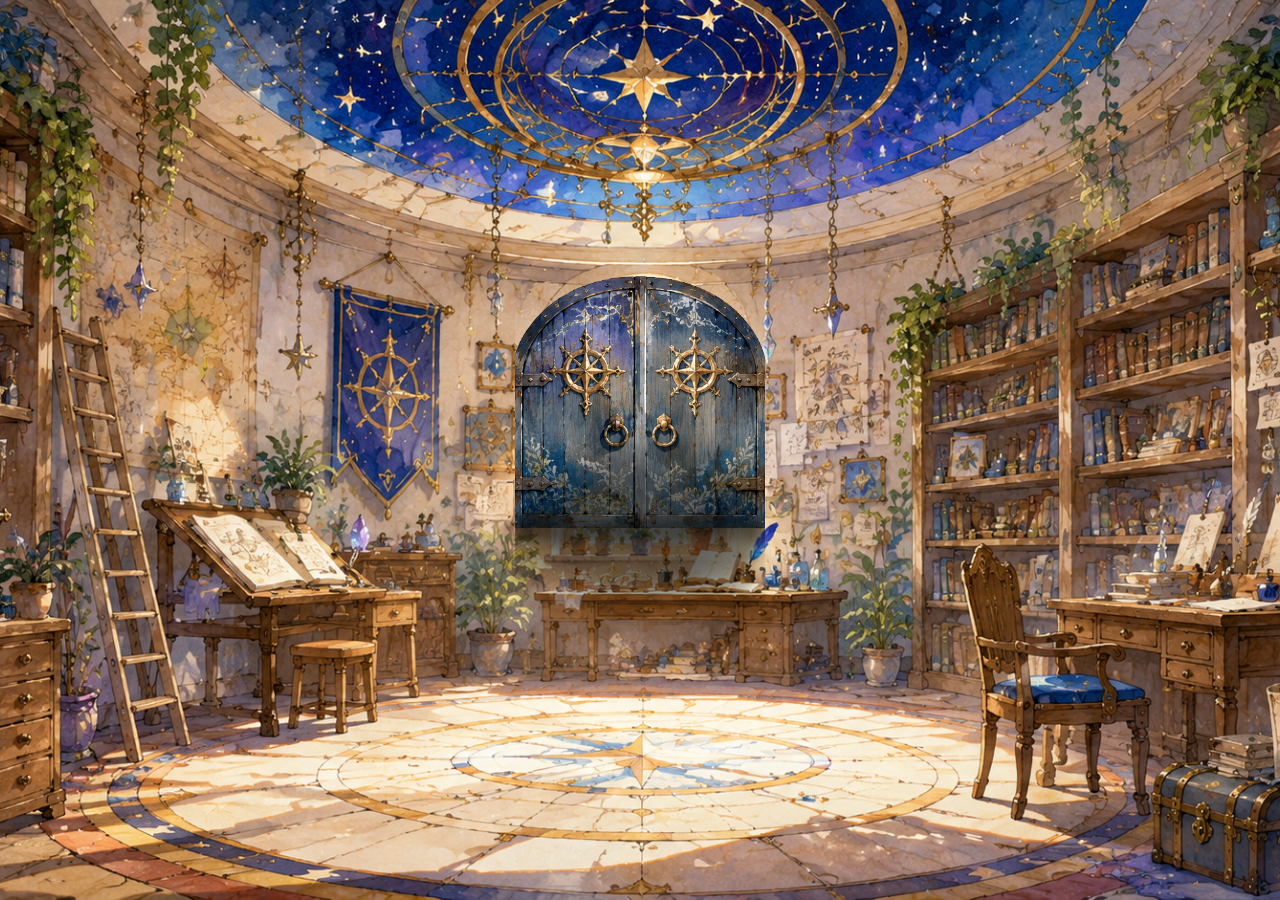
<file: index.html>
<!DOCTYPE html>
<html lang="en">
<head>
    <meta charset="UTF-8">
    <meta name="viewport" content="width=device-width, initial-scale=1.0">
    <link rel="stylesheet" href="./css/coshion.css">
    <script src="./js/javascript.js" defer></script>
    <title>Document</title>
</head>
<body>
  
    <main class="opening">

        <a href="#" class="door-link">
            <img src="./img/coshion/door-left.png" class="door-left" alt="左扉">
            <img src="./img/coshion/door-right.png" class="door-right" alt="右扉">
            <img src="./img/coshion/light.png" class="light" alt="扉の光">
        </a>

        <div class="flash">
        </div>
        
    </main>

</body>
</html>
</file>
<file: css/coshion.css>
@charset "UTF-8";

/* 全体設定 */
html,
body{
    margin:0;
    padding:0;
    width:100%;
    height:100dvh;
    overflow:hidden;
}

/* クッションページ全体の設定 */
.opening{
    position:relative;
    width:100vw;
    height:100dvh;

    background-image:url("../img/coshion/background.png");
    background-size:cover;
    background-position:center;
    background-repeat:no-repeat;
    background-color:black;
}

@media (max-width:768px){
        .opening{
            background-image:url("../img/coshion/background_s.png");
        }
    }

/* 扉のフィールド設定 --- レスポンシブ対応 */
.door-link{
    position:absolute;

    top:50%;
    left:50%;
    transform:translate(-50%,-50%);

    width:35vw;
    max-width:250px;
    aspect-ratio:5 / 7;
    height:auto;

    display:flex;
}

/* ドアの設定（左右共通） */
.door-left,
.door-right{
    position:relative;
    z-index:1;
    width:50%;
    height:100%;
    object-fit:cover;
    transition:2s ease-in-out;
}

/* ドアの回転軸の設定 */
.door-left{
    transform-origin:left center;
}
.door-right{
    transform-origin:right center;
}

/* ドアにホバーしたときの明るさの設定 */
.door-link:hover .door-left,
.door-link:hover .door-right{
    filter:brightness(1.3);
}

/* ドアが開いたときのライトの設定 */
.light{
    position:absolute;
    z-index:0;
    top:20%;
    left:50%;
    transform:translate(-50%,-50%);
    width:100%;
    height:100%;
    object-fit:cover;
    opacity:0.5;
    transition:2s;
}

/* ライトの点滅アニメーションの設定 */
.open .door-left{
    transform:perspective(1000px) rotateY(80deg);
}

.open .door-right{
    transform:perspective(1000px) rotateY(-80deg);
}

.open .light{
    opacity:1;
}

/* フラッシュの設定 */
.flash{
    position:fixed;

    top:0;
    left:0;

    width:100vw;
    height:100dvh;

    background:white;

    opacity:0;

    pointer-events:none;

    z-index:999;
}

/* フラッシュの設定（開く時用） */
.open ~ .flash{
    animation:flash 2s forwards;
}

@keyframes flash{

    0%{
        opacity:0;
    }

    20%{
        opacity:0;
    }

    60%{
        opacity:0.1;
    }

    100%{
        opacity:1;
    }

}
</file>
